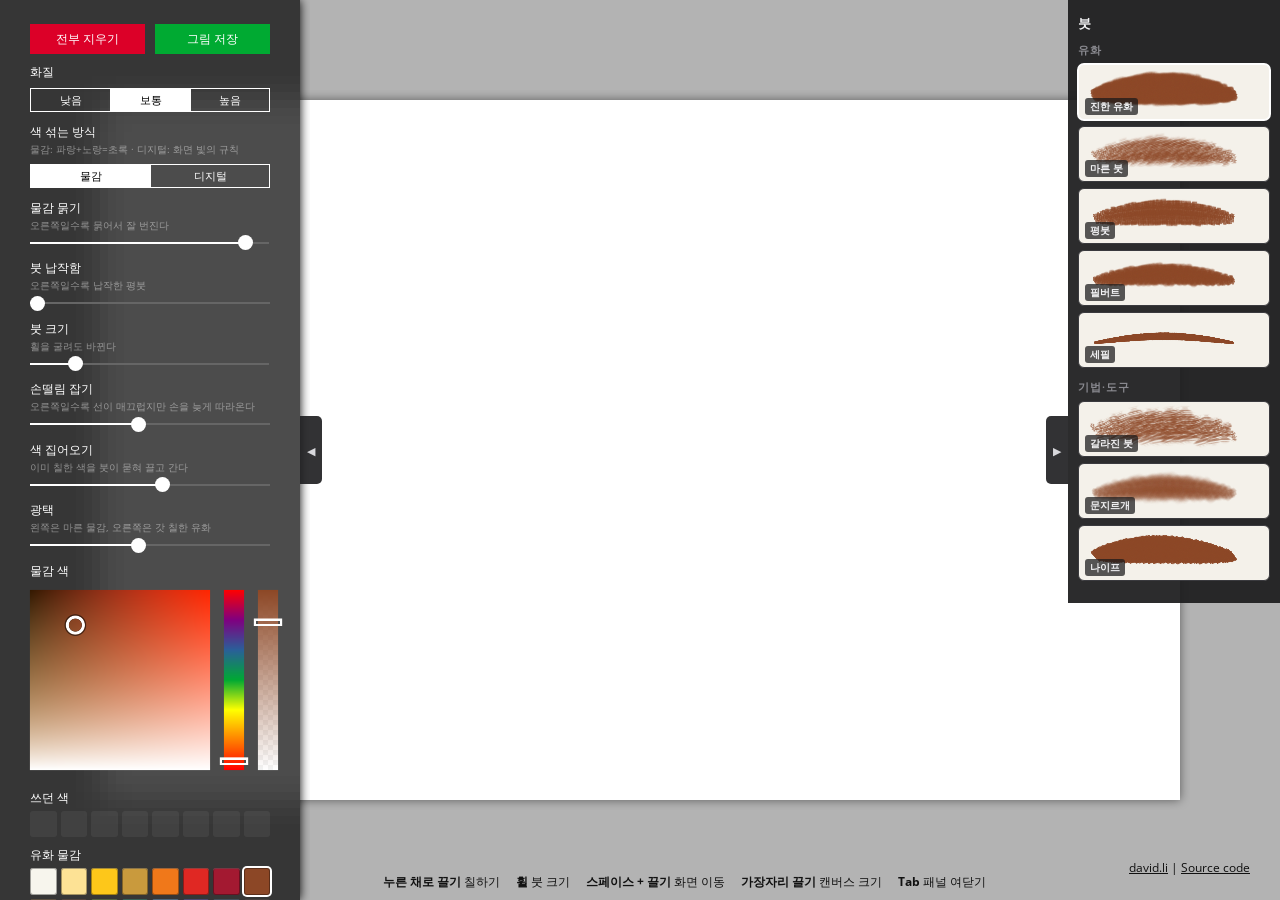
<file: index.html>
<!doctype html>
<meta charset="utf-8">
<title>fluid-paint-oil</title>
<!-- 정적 서버 루트에서 바로 열 수 있게 엔진으로 보낸다.
     fluid-paint/index.html 은 상대 경로로 스크립트를 읽으므로
     끝에 슬래시가 있어야 한다. -->
<meta http-equiv="refresh" content="0; url=fluid-paint/">
<p>Loading… if nothing happens, open <a href="fluid-paint/">fluid-paint/</a>.</p>
</file>
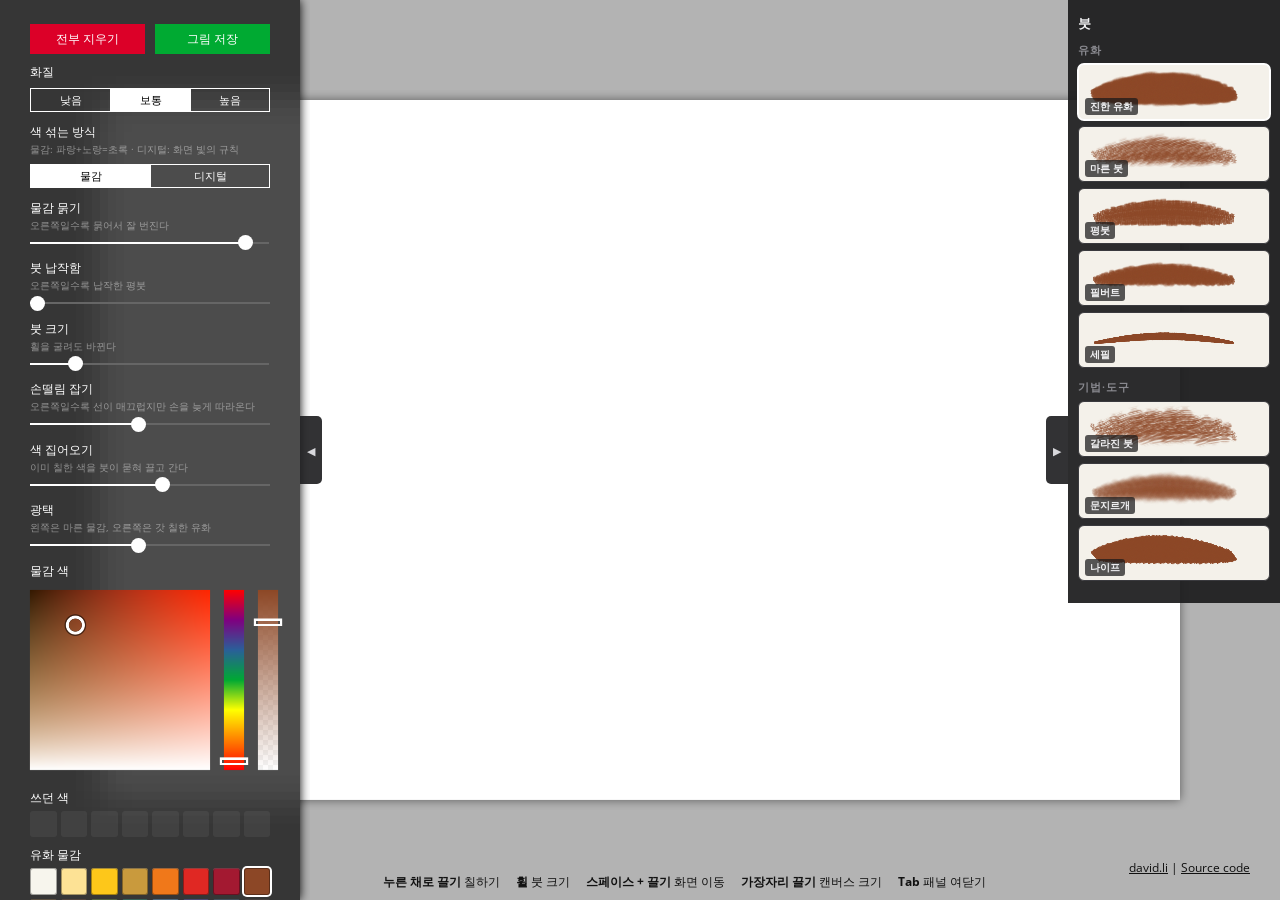
<file: fluid-paint/index.html>
<!DOCTYPE html>
<html>
    <head>
        <meta charset="utf-8">
        <title>Fluid Paint</title>

        <meta name="description" content="Fluid paint simulation">

        <link href='http://fonts.googleapis.com/css?family=Open+Sans:400,300,600,700,800' rel='stylesheet' type='text/css'>
        <link rel="stylesheet" href="paint.css">
    </head>

    <body>
        <script type="text/template" id="main">
            <div id="ui">
                <div id="clear-button" class="button">전부 지우기</div><div id="save-button" class="button">그림 저장</div>

                <div class="control-label">화질</div>
                <div class="buttons" id="qualities"></div>
                <div style="clear:both"></div>

                <div class="control-label">색 섞는 방식</div>
                <div class="control-hint">물감: 파랑+노랑=초록 · 디지털: 화면 빛의 규칙</div>
                <div class="buttons" id="models"></div>
                <div style="clear:both"></div>

                <div class="control-label">물감 묽기</div>
                <div class="control-hint">오른쪽일수록 묽어서 잘 번진다</div>
                <div id="fluidity-slider" class="slider"></div>

                <div class="control-label">붓 납작함</div>
                <div class="control-hint">오른쪽일수록 납작한 평붓</div>
                <div id="bristles-slider" class="slider"></div>

                <div class="control-label">붓 크기</div>
                <div class="control-hint">휠을 굴려도 바뀐다</div>
                <div id="size-slider" class="slider"></div>

                <!-- [atelier] 손떨림 안정화 (1€ 필터) -->
                <div class="control-label">손떨림 잡기</div>
                <div class="control-hint">오른쪽일수록 선이 매끄럽지만 손을 늦게 따라온다</div>
                <div id="stabilizer-slider" class="slider"></div>

                <!-- [atelier] 붓이 캔버스 색을 집어 오는 정도 (libmypaint smudge) -->
                <div class="control-label">색 집어오기</div>
                <div class="control-hint">이미 칠한 색을 붓이 묻혀 끌고 간다</div>
                <div id="smudge-slider" class="slider"></div>

                <!-- [atelier] 마감. 왼쪽이 마른 물감, 오른쪽이 젖은 유화 -->
                <div class="control-label">광택</div>
                <div class="control-hint">왼쪽은 마른 물감, 오른쪽은 갓 칠한 유화</div>
                <div id="gloss-slider" class="slider"></div>

                <div class="control-label">물감 색</div>
                <!-- 색상환은 WebGL 로 이 자리에 그린다. 높이만큼 자리를 비워 둔다. -->
                <div id="color-wheel-space"></div>

                <div class="control-label">쓰던 색</div>
                <div id="recent-colors" class="swatches"></div>

                <div class="control-label">유화 물감</div>
                <div id="palette" class="swatches"></div>

                <div id="undo-button" class="button">되돌리기</div><div id="redo-button" class="button">다시 하기</div>
            </div>


            <!-- [atelier] 패널 여닫기 손잡이와 브러시 라이브러리 -->
            <div id="tools-toggle" class="panel-toggle" title="도구 패널 여닫기 (Tab)"></div>
            <div id="library-toggle" class="panel-toggle" title="브러시 목록 여닫기 (Tab)"></div>
            <div id="brush-library"></div>

            <!-- [atelier] 붓 커서. 원본은 붓털 와이어프레임을 WebGL 로 그렸는데
                 붓털을 걷어내면서 같이 사라졌다. 고정 붓이므로 발자국 하나면 된다. -->
            <svg id="brush-cursor" viewBox="-100 -100 200 200" aria-hidden="true">
                <ellipse class="ring-outer" cx="0" cy="0" rx="90" ry="90"></ellipse>
                <ellipse class="ring-inner" cx="0" cy="0" rx="90" ry="90"></ellipse>
                <circle class="dot" cx="0" cy="0" r="1.6"></circle>
            </svg>

            <div id="instructions">
                <div class="hint-item"><span>누른 채로 끌기</span> 칠하기</div>
                <div class="hint-item"><span>휠</span> 붓 크기</div>
                <div class="hint-item"><span>스페이스 + 끌기</span> 화면 이동</div>
                <div class="hint-item"><span>가장자리 끌기</span> 캔버스 크기</div>
                <div class="hint-item"><span>Tab</span> 패널 여닫기</div>
            </div>

            <div id="footer">
                <a href="http://david.li">david.li</a> | <a href="http://github.com/dli/paint">Source code</a>
            </div>
        </script>

        <script type="text/template" id="no-support">
            <div id="no-support-container">
                <div id="error"></div>
                <div id="backlink"><a href="http://david.li">Back to david.li</a></div>
            </div>
        </script>

        <div id="placeholder"></div>


        <script src="wrappedgl.js"></script>
        <script src="utilities.js"></script>
        <script src="rectangle.js"></script>
        <script src="simulator.js"></script>
        <script src="colorpicker.js"></script>
        <script src="slider.js"></script>
        <script src="buttons.js"></script>
        <!--<script src="brushviewer.js"></script>-->
        <script src="tip.js"></script>
        <script src="filter.js"></script>
        <script src="brushlibrary.js"></script>
        <script src="paint.js"></script>

        <script>
            'use strict';

            var canvas = document.createElement('canvas');
            var wgl = WrappedGL.create(canvas);

            if (wgl !== null && wgl.hasFloatTextureSupport()) { //required features are supported
                document.body.appendChild(canvas);
                document.getElementById('placeholder').outerHTML = document.getElementById('main').innerHTML;
                var painter = new Paint(canvas, wgl);
            } else { //required features unsupported
                document.getElementById('placeholder').outerHTML = document.getElementById('no-support').innerHTML;

                if (wgl === null) {
                    document.getElementById('error').innerHTML = 'Unfortunately, your browser does not support WebGL.';
                } else {
                    document.getElementById('error').innerHTML = 'Unfortunately, your browser does not support WebGL floating point textures.';
                }
            }
        </script>

    </body>
</html>
</file>
<file: fluid-paint/paint.css>
* {
    font-family: 'Open Sans', Helvetica, sans-serif;
}

body {
    margin: 0;
    padding: 0;
    overflow: hidden;

    user-select: none;
    -moz-user-select: none;
    -webkit-user-select: none;
    -ms-user-select: none;
}

#ui {
    /* [atelier] 옵션이 늘면서 내용이 창보다 길어졌다. 창을 넘으면 스크롤한다.
       그래도 pointer-events 는 none 으로 둔다 — auto 로 두면 이 div 가 클릭을
       가로채서, 밑의 캔버스에 WebGL 로 그려 둔 색상환을 집을 수 없다.
       버튼·슬라이더·팔레트만 각자 auto 다. 휠 스크롤은 onWheel 이 처리한다. */
    pointer-events: none;

    position: absolute;

    top: 0;
    left: 0;

    width: 300px;
    max-height: 100vh;
    overflow-y: auto;
    overflow-x: hidden;

    scrollbar-width: thin;
    scrollbar-color: rgba(255, 255, 255, 0.25) transparent;

    /* [atelier] 접을 수 있게 한다. 패널이 캔버스를 가리기 때문이다. */
    transition: transform 180ms ease;
}

#ui::-webkit-scrollbar {
    width: 6px;
}

#ui::-webkit-scrollbar-thumb {
    background: rgba(255, 255, 255, 0.25);
    border-radius: 3px;
}

#ui::-webkit-scrollbar-track {
    background: transparent;
}



#ui.collapsed {
    transform: translateX(-100%);
}


.button {
    display: inline-block;

    margin-top: 24px;

    width: 115px;
    height: 30px;
    line-height: 30px;

    text-align: center;
    font-size: 12px;
    color: white;

    cursor: pointer;

    pointer-events: auto;
}

#clear-button {
    margin-left: 30px;

    background: rgb(220, 0, 40);
}

#clear-button:hover {
    background: rgb(210, 0, 30);
}

#clear-button:active {
    background: rgb(200, 0, 20);
}

#save-button {
    background: rgb(0, 170, 50);

    margin-left: 10px;
}

#save-button:hover {
    background: rgb(0, 160, 40);
}

#save-button:active {
    background: rgb(0, 150, 30);
}


.control-label {
    margin-left: 30px;
    margin-top: 9px;

    color: white;
    font-size: 12px;
}

.slider {
    margin-top: 3px;
    margin-left: 30px;

    position: relative;

    width: 240px;
    height: 15px;

    user-select: none;
    -moz-user-select: none;
    -webkit-user-select: none;
    -ms-user-select: none;

    cursor: ew-resize;

    pointer-events: auto;
}

.buttons {
    margin-top: 7px;
    margin-left: 30px;

    height: 26px;
}

.buttons div {
    box-sizing: border-box;

    float: left;
    width: 80px;

    padding: 3px 0px;

    border-top: 1px solid white;
    border-bottom: 1px solid white;
    border-left: 1px solid white;

    font-size: 11px;
    text-align: center;

    pointer-events: auto;
}

.buttons div:first-child {
    border-left: 1px solid white;
}

.buttons div:last-child {
    border-right: 1px solid white;
}

#qualities div {
    width: 80px;
}

#models div {
    width: 120px;
}

.button-selected {
    background: white;
    color: black;

    cursor: default;
}

.button-unselected {
    color: white;

    cursor: pointer;
}

#instructions {
    position: absolute;

    /* [atelier] 왼쪽 아래는 이제 패널이 쓴다. 두 패널 사이에 눕힌다.
       50% 기준으로 가운데 맞추면 왼쪽 패널 폭만큼 밀려 잘린다. */
    bottom: 10px;
    left: 312px;
    right: 224px;

    display: flex;
    flex-wrap: wrap;
    justify-content: center;
    gap: 4px 16px;

    line-height: 16px;
    font-size: 12px;
    color: #111111;

    pointer-events: none;
}

#instructions span {
    font-weight: bold;

    color: #111111;
}

/* [atelier] 한 줄로 눕히되, 자리가 모자라면 줄을 바꾼다. 잘리면 읽을 수 없다. */
#instructions .hint-item {
    flex: none;
    white-space: nowrap;
}

#footer {
    position: absolute;

    bottom: 24px;
    right: 30px;

    color: #111111;
    font-size: 12px;
    line-height: 16px;
}

#footer a {
    color: #111111;
}

#no-support-container {
    position: absolute;
    width: 100%;
    height: 30px;
    top: 50%;
    margin-top: -15px;

    text-align: center;
    font-size: 16px;

    color: #333333;
}

#no-support-container a {
    color: #333333;
}

#backlink {
    margin-top: 20px;
}

#undo-button {
    margin-left: 30px;
}

#redo-button {
    margin-left: 10px;
}

.do-button-active {

    background: rgb(30, 100, 130);
}

.do-button-active:hover {
    background: rgb(20, 90, 120);
}

.do-button-active:active {
    background: rgb(10, 80, 110);
}

.do-button-inactive {

    cursor: default;

    background: #666666;
}


/* ── [atelier] 브러시 라이브러리 ─────────────────────────────
   원본에 없던 패널이다. 왼쪽 도구 패널은 WebGL로 흐려 그리지만
   이쪽은 그냥 CSS다 — 원본의 패널 배치를 건드리지 않으려고 따로 뒀다. */

#brush-library {
    position: absolute;
    top: 0;
    right: 0;
    width: 212px;
    max-height: 100%;
    box-sizing: border-box;
    display: flex;
    flex-direction: column;
    padding: 14px 10px 16px;
    background: rgba(28, 28, 30, 0.93);
    color: #e8e8ea;
    font-family: 'Open Sans', sans-serif;
    user-select: none;
    -webkit-user-select: none;
}

.library-title {
    font-size: 13px;
    font-weight: 600;
    letter-spacing: 0.02em;
    margin-bottom: 10px;
    color: #f2f2f4;
}

.library-list {
    overflow-y: auto;
    flex: 1;
    min-height: 0;
    margin: 0 -4px;
    padding: 0 4px;
}

.library-group {
    font-size: 10.5px;
    font-weight: 600;
    letter-spacing: 0.1em;
    text-transform: uppercase;
    color: #8a8a90;
    margin: 12px 0 6px;
}

.library-group:first-child {
    margin-top: 0;
}

/* 카드 하나가 붓 하나. 안의 그림은 그 붓의 붓털 배치를 쓸어 그린 것이다. */
.brush-card {
    position: relative;
    border: 1px solid #3a3a3e;
    border-radius: 6px;
    background: #f4f1ea;
    overflow: hidden;
    cursor: pointer;
    margin-bottom: 6px;
}

.brush-card:hover {
    border-color: #5c5c62;
}

.brush-card.selected {
    border-color: #ffffff;
    box-shadow: 0 0 0 1px #ffffff;
}

.brush-card-thumb {
    display: block;
}

.brush-card-label {
    position: absolute;
    left: 6px;
    bottom: 4px;
    padding: 1px 5px;
    border-radius: 3px;
    background: rgba(24, 24, 26, 0.72);
    color: #f2f2f4;
    font-size: 10px;
    font-weight: 600;
}


/* ── [atelier] 패널 여닫기 손잡이 ───────────────────────────── */

.panel-toggle {
    position: absolute;
    top: 50%;
    width: 22px;
    height: 68px;
    margin-top: -34px;
    background: rgba(28, 28, 30, 0.9);
    color: #d8d8dc;
    cursor: pointer;
    z-index: 20;
    transition: left 180ms ease, right 180ms ease, background 120ms;
}

.panel-toggle:hover {
    background: rgba(52, 52, 56, 0.95);
}

/* 손잡이 안의 화살표. 접히면 방향이 뒤집힌다. */
.panel-toggle::before {
    position: absolute;
    top: 50%;
    left: 50%;
    transform: translate(-50%, -50%);
    font-size: 11px;
    line-height: 1;
}

#tools-toggle {
    left: 300px;
    border-radius: 0 5px 5px 0;
}

#tools-toggle.collapsed {
    left: 0;
}

#tools-toggle::before {
    content: '\25C0';
}

#tools-toggle.collapsed::before {
    content: '\25B6';
}

#library-toggle {
    right: 212px;
    border-radius: 5px 0 0 5px;
}

#library-toggle.collapsed {
    right: 0;
}

#library-toggle::before {
    content: '\25B6';
}

#library-toggle.collapsed::before {
    content: '\25C0';
}

#brush-library {
    transition: transform 180ms ease;
}

#brush-library.collapsed {
    transform: translateX(100%);
}


/* [atelier] 펜/손가락이 페이지를 스크롤하지 않게 한다. 안 그러면 획이 끊긴다. */
canvas {
    touch-action: none;
}


/* ── [atelier] 한국어 라벨 아래 붙는 한 줄 설명 ───────────────
   옵션 이름만으로는 뭐가 바뀌는지 알 수 없는 것들이 있다. */

.control-hint {
    margin-left: 30px;
    margin-top: 2px;
    margin-bottom: 2px;

    color: rgba(255, 255, 255, 0.45);
    font-size: 10px;
    line-height: 1.35;
}

/* 색상환이 WebGL 로 그려지는 자리. DOM 흐름에서 높이만 차지한다. */
#color-wheel-space {
    height: 200px;
}


/* ── [atelier] 물감 팔레트와 쓰던 색 ─────────────────────────
   색상환만으로는 원하는 색을 짚기 어렵다. 유화 물감은 원래
   정해진 안료를 짜서 쓰므로, 고전 안료를 그대로 칸으로 둔다. */

.swatches {
    margin-left: 30px;
    margin-right: 30px;
    margin-top: 4px;

    display: grid;
    grid-template-columns: repeat(8, 1fr);
    gap: 4px;

    pointer-events: auto;
}

.swatch {
    position: relative;

    aspect-ratio: 1;
    border-radius: 3px;

    box-shadow: inset 0 0 0 1px rgba(0, 0, 0, 0.35),
                inset 0 1px 0 rgba(255, 255, 255, 0.25);

    cursor: pointer;
    transition: transform 90ms ease;
}

.swatch:hover {
    transform: scale(1.18);
    z-index: 1;
}

.swatch.selected {
    box-shadow: 0 0 0 2px white,
                inset 0 0 0 1px rgba(0, 0, 0, 0.35);
}

/* 쓰던 색은 아직 안 채워진 칸도 자리를 지켜야 줄이 안 흔들린다 */
.swatch.empty {
    background: rgba(255, 255, 255, 0.06);
    box-shadow: none;
    cursor: default;
}

.swatch.empty:hover {
    transform: none;
}


/* ── [atelier] 붓 커서 ───────────────────────────────────────
   마우스에서는 붓이 지금 어디에 얼마만큼 닿는지 보이지 않으면
   그릴 수가 없다. 펜·터치에서는 손가락이 곧 커서라 숨긴다.

   흰 링과 검은 링을 겹쳐 그린다. 한 색만 쓰면 밝은 물감 위나
   어두운 물감 위 둘 중 하나에서 반드시 안 보인다. */

#brush-cursor {
    position: absolute;
    left: 0;
    top: 0;

    pointer-events: none;
    overflow: visible;

    display: none;
}

#brush-cursor.visible {
    display: block;
}

#brush-cursor ellipse {
    fill: none;
    vector-effect: non-scaling-stroke;
}

#brush-cursor .ring-outer {
    stroke: rgba(0, 0, 0, 0.55);
    stroke-width: 3;
}

#brush-cursor .ring-inner {
    stroke: rgba(255, 255, 255, 0.9);
    stroke-width: 1.5;
}

#brush-cursor .dot {
    fill: rgba(255, 255, 255, 0.9);
    stroke: rgba(0, 0, 0, 0.55);
    stroke-width: 1;
    vector-effect: non-scaling-stroke;
}
</file>
